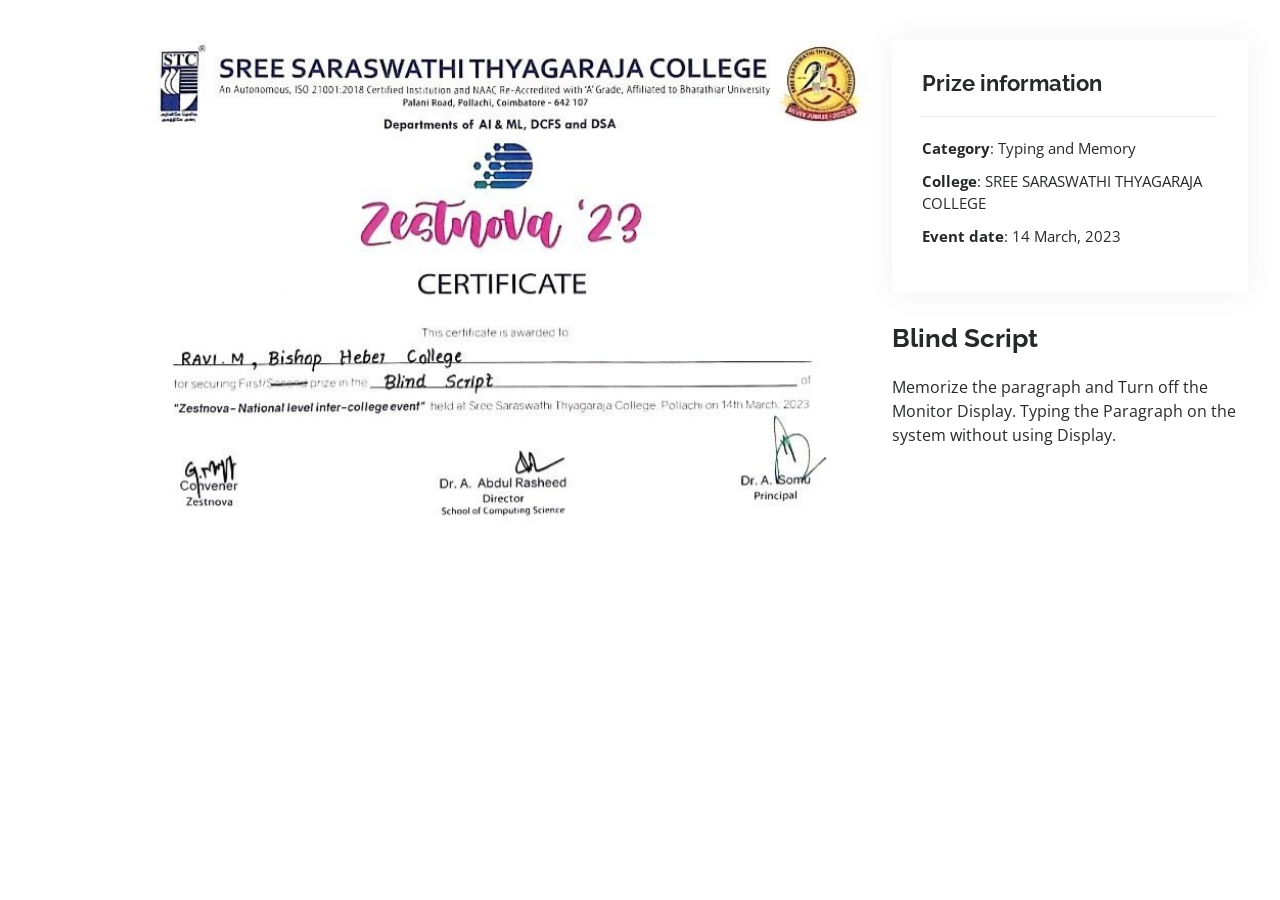
<file: portfolio-details.html>
<!DOCTYPE html>
<html lang="en">

<head>
  <meta charset="utf-8">
  <meta content="width=device-width, initial-scale=1.0" name="viewport">

  <title>Portfolio Details - Personal Bootstrap Template</title>
  <meta content="" name="description">
  <meta content="" name="keywords">

  <!-- Favicons -->
  <link href="assets/img/favicon.png" rel="icon">
  <link href="assets/img/apple-touch-icon.png" rel="apple-touch-icon">

  <!-- Google Fonts -->
  <link href="https://fonts.googleapis.com/css?family=Open+Sans:300,300i,400,400i,600,600i,700,700i|Raleway:300,300i,400,400i,500,500i,600,600i,700,700i|Poppins:300,300i,400,400i,500,500i,600,600i,700,700i" rel="stylesheet">

  <!-- Vendor CSS Files -->
  <link href="assets/vendor/aos/aos.css" rel="stylesheet">
  <link href="assets/vendor/bootstrap/css/bootstrap.min.css" rel="stylesheet">
  <link href="assets/vendor/bootstrap-icons/bootstrap-icons.css" rel="stylesheet">
  <link href="assets/vendor/boxicons/css/boxicons.min.css" rel="stylesheet">
  <link href="assets/vendor/glightbox/css/glightbox.min.css" rel="stylesheet">
  <link href="assets/vendor/swiper/swiper-bundle.min.css" rel="stylesheet">

  <!-- Template Main CSS File -->
  <link href="assets/css/style.css" rel="stylesheet">

  <!-- =======================================================
  * Template Name: MyResume
  * Updated: Jan 29 2024 with Bootstrap v5.3.2
  * Template URL: https://bootstrapmade.com/free-html-bootstrap-template-my-resume/
  * Author: BootstrapMade.com
  * License: https://bootstrapmade.com/license/
  ======================================================== -->
</head>

<body>

  <main id="main">

    <!-- ======= Portfolio Details Section ======= -->
    <section id="portfolio-details" class="portfolio-details">
      <div class="container">

        <div class="row gy-4">

          <div class="col-lg-8">
            <div class="portfolio-details-slider swiper">
              <div class="swiper-wrapper align-items-center">

                <div class="swiper-slide">
                  <img src="assets/img/003.jpg" alt="">
                </div>
 

              </div>
              <div class="swiper-pagination"></div>
            </div>
          </div>

          <div class="col-lg-4">
            <div class="portfolio-info">
              <h3>Prize information</h3>
              <ul>
                <li><strong>Category</strong>: Typing and Memory</li>
                <li><strong>College</strong>: SREE SARASWATHI THYAGARAJA COLLEGE</li>
                <li><strong>Event date</strong>: 14 March, 2023</li> 
              </ul>
            </div>
            <div class="portfolio-description">
              <h2> Blind Script</h2>
              <p>
                Memorize the paragraph and Turn off the Monitor Display. Typing the Paragraph on the system without using Display.
              </p>
            </div>
          </div>

        </div>

      </div>
    </section><!-- End Portfolio Details Section -->

  </main><!-- End #main -->

  <div id="preloader"></div>
  <a href="#" class="back-to-top d-flex align-items-center justify-content-center"><i class="bi bi-arrow-up-short"></i></a>

  <!-- Vendor JS Files -->
  <script src="assets/vendor/purecounter/purecounter_vanilla.js"></script>
  <script src="assets/vendor/aos/aos.js"></script>
  <script src="assets/vendor/bootstrap/js/bootstrap.bundle.min.js"></script>
  <script src="assets/vendor/glightbox/js/glightbox.min.js"></script>
  <script src="assets/vendor/isotope-layout/isotope.pkgd.min.js"></script>
  <script src="assets/vendor/swiper/swiper-bundle.min.js"></script>
  <script src="assets/vendor/typed.js/typed.umd.js"></script>
  <script src="assets/vendor/waypoints/noframework.waypoints.js"></script>
  <script src="assets/vendor/php-email-form/validate.js"></script>

  <!-- Template Main JS File -->
  <script src="assets/js/main.js"></script>

</body>

</html>
</file>
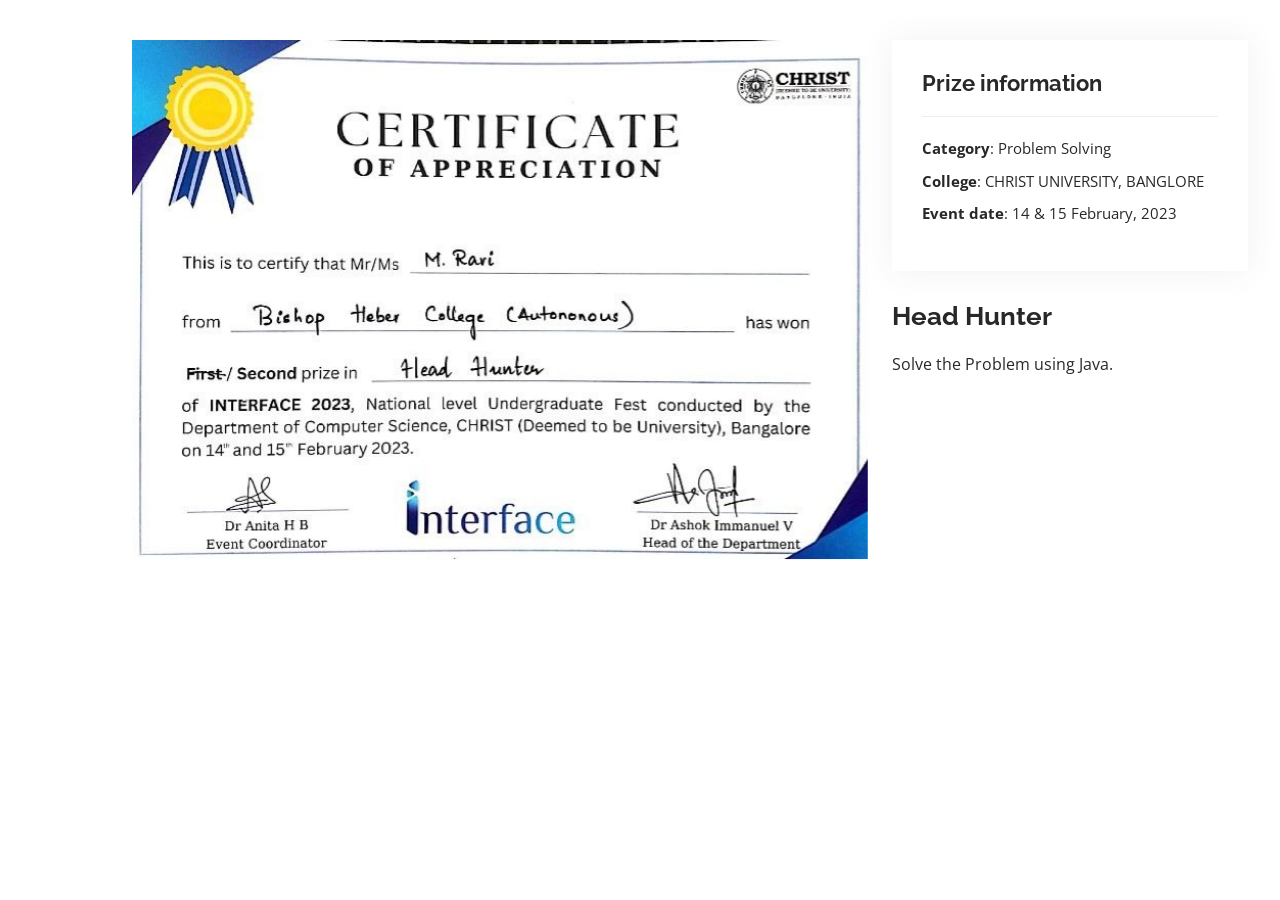
<file: prize-details.html>
<!DOCTYPE html>
<html lang="en">

<head>
  <meta charset="utf-8">
  <meta content="width=device-width, initial-scale=1.0" name="viewport">

  <title>Portfolio Details - Personal Bootstrap Template</title>
  <meta content="" name="description">
  <meta content="" name="keywords">

  <!-- Favicons -->
  <link href="assets/img/favicon.png" rel="icon">
  <link href="assets/img/apple-touch-icon.png" rel="apple-touch-icon">

  <!-- Google Fonts -->
  <link href="https://fonts.googleapis.com/css?family=Open+Sans:300,300i,400,400i,600,600i,700,700i|Raleway:300,300i,400,400i,500,500i,600,600i,700,700i|Poppins:300,300i,400,400i,500,500i,600,600i,700,700i" rel="stylesheet">

  <!-- Vendor CSS Files -->
  <link href="assets/vendor/aos/aos.css" rel="stylesheet">
  <link href="assets/vendor/bootstrap/css/bootstrap.min.css" rel="stylesheet">
  <link href="assets/vendor/bootstrap-icons/bootstrap-icons.css" rel="stylesheet">
  <link href="assets/vendor/boxicons/css/boxicons.min.css" rel="stylesheet">
  <link href="assets/vendor/glightbox/css/glightbox.min.css" rel="stylesheet">
  <link href="assets/vendor/swiper/swiper-bundle.min.css" rel="stylesheet">

  <!-- Template Main CSS File -->
  <link href="assets/css/style.css" rel="stylesheet">

  <!-- =======================================================
  * Template Name: MyResume
  * Updated: Jan 29 2024 with Bootstrap v5.3.2
  * Template URL: https://bootstrapmade.com/free-html-bootstrap-template-my-resume/
  * Author: BootstrapMade.com
  * License: https://bootstrapmade.com/license/
  ======================================================== -->
</head>

<body>

  <main id="main">

    <!-- ======= Portfolio Details Section ======= -->
    <section id="portfolio-details" class="portfolio-details">
      <div class="container">

        <div class="row gy-4">

          <div class="col-lg-8">
            <div class="portfolio-details-slider swiper">
              <div class="swiper-wrapper align-items-center">

                <div class="swiper-slide">
                  <img src="assets/img/004.jpg" alt="">
                </div>
 

              </div>
              <div class="swiper-pagination"></div>
            </div>
          </div>

          <div class="col-lg-4">
            <div class="portfolio-info">
              <h3>Prize information</h3>
              <ul>
                <li><strong>Category</strong>: Problem Solving</li>
                <li><strong>College</strong>: CHRIST UNIVERSITY, BANGLORE</li>
                <li><strong>Event date</strong>: 14 & 15 February, 2023</li> 
              </ul>
            </div>
            <div class="portfolio-description">
              <h2> Head Hunter </h2>
              <p>
                Solve the Problem using Java.
              </p>
            </div>
          </div>

        </div>

      </div>
    </section><!-- End Portfolio Details Section -->

  </main><!-- End #main -->

  <div id="preloader"></div>
  <a href="#" class="back-to-top d-flex align-items-center justify-content-center"><i class="bi bi-arrow-up-short"></i></a>

  <!-- Vendor JS Files -->
  <script src="assets/vendor/purecounter/purecounter_vanilla.js"></script>
  <script src="assets/vendor/aos/aos.js"></script>
  <script src="assets/vendor/bootstrap/js/bootstrap.bundle.min.js"></script>
  <script src="assets/vendor/glightbox/js/glightbox.min.js"></script>
  <script src="assets/vendor/isotope-layout/isotope.pkgd.min.js"></script>
  <script src="assets/vendor/swiper/swiper-bundle.min.js"></script>
  <script src="assets/vendor/typed.js/typed.umd.js"></script>
  <script src="assets/vendor/waypoints/noframework.waypoints.js"></script>
  <script src="assets/vendor/php-email-form/validate.js"></script>

  <!-- Template Main JS File -->
  <script src="assets/js/main.js"></script>

</body>

</html>
</file>
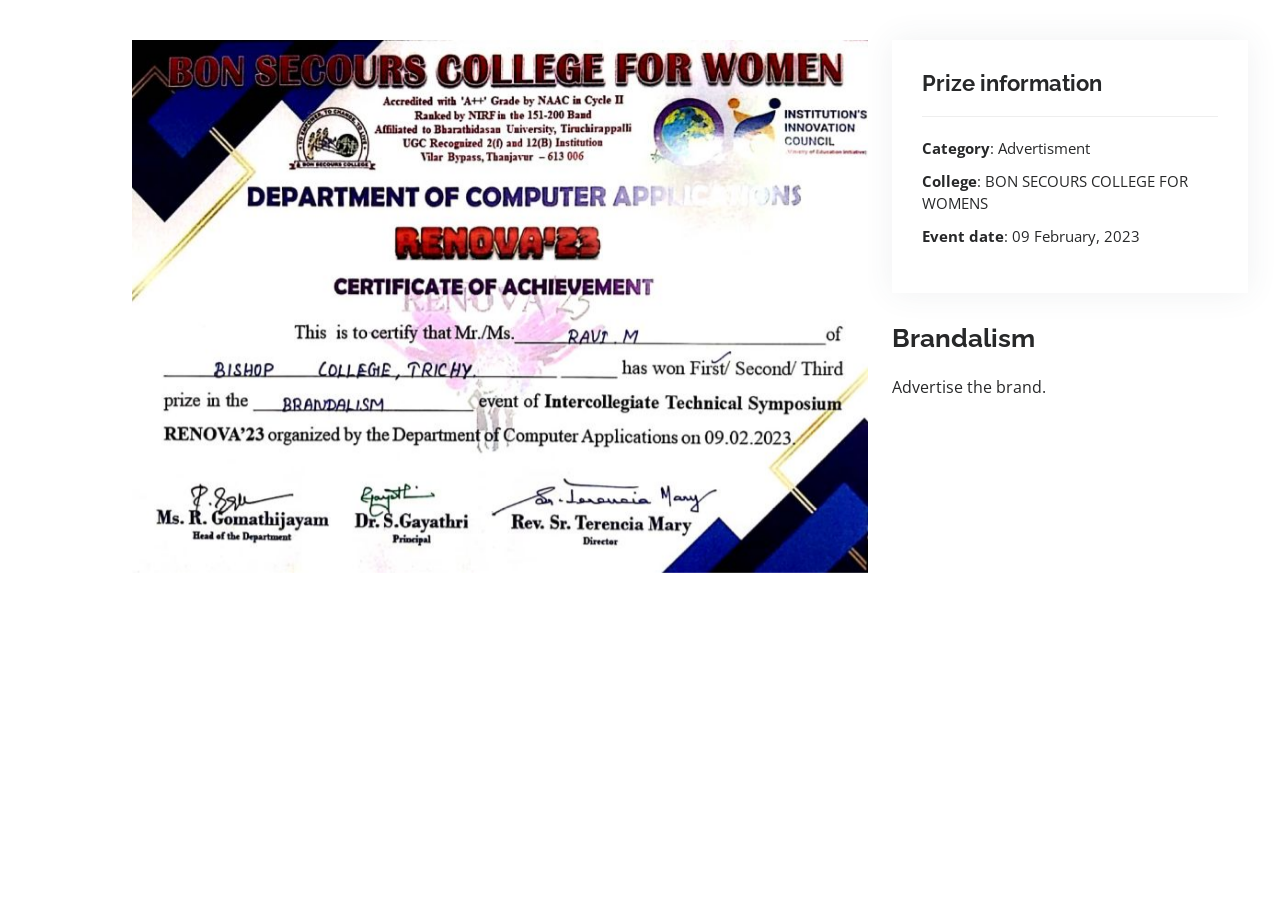
<file: prize-details_2.html>
<!DOCTYPE html>
<html lang="en">

<head>
  <meta charset="utf-8">
  <meta content="width=device-width, initial-scale=1.0" name="viewport">

  <title>Portfolio Details - Personal Bootstrap Template</title>
  <meta content="" name="description">
  <meta content="" name="keywords">

  <!-- Favicons -->
  <link href="assets/img/favicon.png" rel="icon">
  <link href="assets/img/apple-touch-icon.png" rel="apple-touch-icon">

  <!-- Google Fonts -->
  <link href="https://fonts.googleapis.com/css?family=Open+Sans:300,300i,400,400i,600,600i,700,700i|Raleway:300,300i,400,400i,500,500i,600,600i,700,700i|Poppins:300,300i,400,400i,500,500i,600,600i,700,700i" rel="stylesheet">

  <!-- Vendor CSS Files -->
  <link href="assets/vendor/aos/aos.css" rel="stylesheet">
  <link href="assets/vendor/bootstrap/css/bootstrap.min.css" rel="stylesheet">
  <link href="assets/vendor/bootstrap-icons/bootstrap-icons.css" rel="stylesheet">
  <link href="assets/vendor/boxicons/css/boxicons.min.css" rel="stylesheet">
  <link href="assets/vendor/glightbox/css/glightbox.min.css" rel="stylesheet">
  <link href="assets/vendor/swiper/swiper-bundle.min.css" rel="stylesheet">

  <!-- Template Main CSS File -->
  <link href="assets/css/style.css" rel="stylesheet">

  <!-- =======================================================
  * Template Name: MyResume
  * Updated: Jan 29 2024 with Bootstrap v5.3.2
  * Template URL: https://bootstrapmade.com/free-html-bootstrap-template-my-resume/
  * Author: BootstrapMade.com
  * License: https://bootstrapmade.com/license/
  ======================================================== -->
</head>

<body>

  <main id="main">

    <!-- ======= Portfolio Details Section ======= -->
    <section id="portfolio-details" class="portfolio-details">
      <div class="container">

        <div class="row gy-4">

          <div class="col-lg-8">
            <div class="portfolio-details-slider swiper">
              <div class="swiper-wrapper align-items-center">

                <div class="swiper-slide">
                  <img src="assets/img/005.jpg" alt="">
                </div>
 

              </div>
              <div class="swiper-pagination"></div>
            </div>
          </div>

          <div class="col-lg-4">
            <div class="portfolio-info">
              <h3>Prize information</h3>
              <ul>
                <li><strong>Category</strong>: Advertisment</li>
                <li><strong>College</strong>: BON SECOURS COLLEGE FOR WOMENS</li>
                <li><strong>Event date</strong>: 09 February, 2023</li> 
              </ul>
            </div>
            <div class="portfolio-description">
              <h2> Brandalism </h2>
              <p>
                Advertise the brand. 
              </p>
            </div>
          </div>

        </div>

      </div>
    </section><!-- End Portfolio Details Section -->

  </main><!-- End #main -->

  <div id="preloader"></div>
  <a href="#" class="back-to-top d-flex align-items-center justify-content-center"><i class="bi bi-arrow-up-short"></i></a>

  <!-- Vendor JS Files -->
  <script src="assets/vendor/purecounter/purecounter_vanilla.js"></script>
  <script src="assets/vendor/aos/aos.js"></script>
  <script src="assets/vendor/bootstrap/js/bootstrap.bundle.min.js"></script>
  <script src="assets/vendor/glightbox/js/glightbox.min.js"></script>
  <script src="assets/vendor/isotope-layout/isotope.pkgd.min.js"></script>
  <script src="assets/vendor/swiper/swiper-bundle.min.js"></script>
  <script src="assets/vendor/typed.js/typed.umd.js"></script>
  <script src="assets/vendor/waypoints/noframework.waypoints.js"></script>
  <script src="assets/vendor/php-email-form/validate.js"></script>

  <!-- Template Main JS File -->
  <script src="assets/js/main.js"></script>

</body>

</html>
</file>
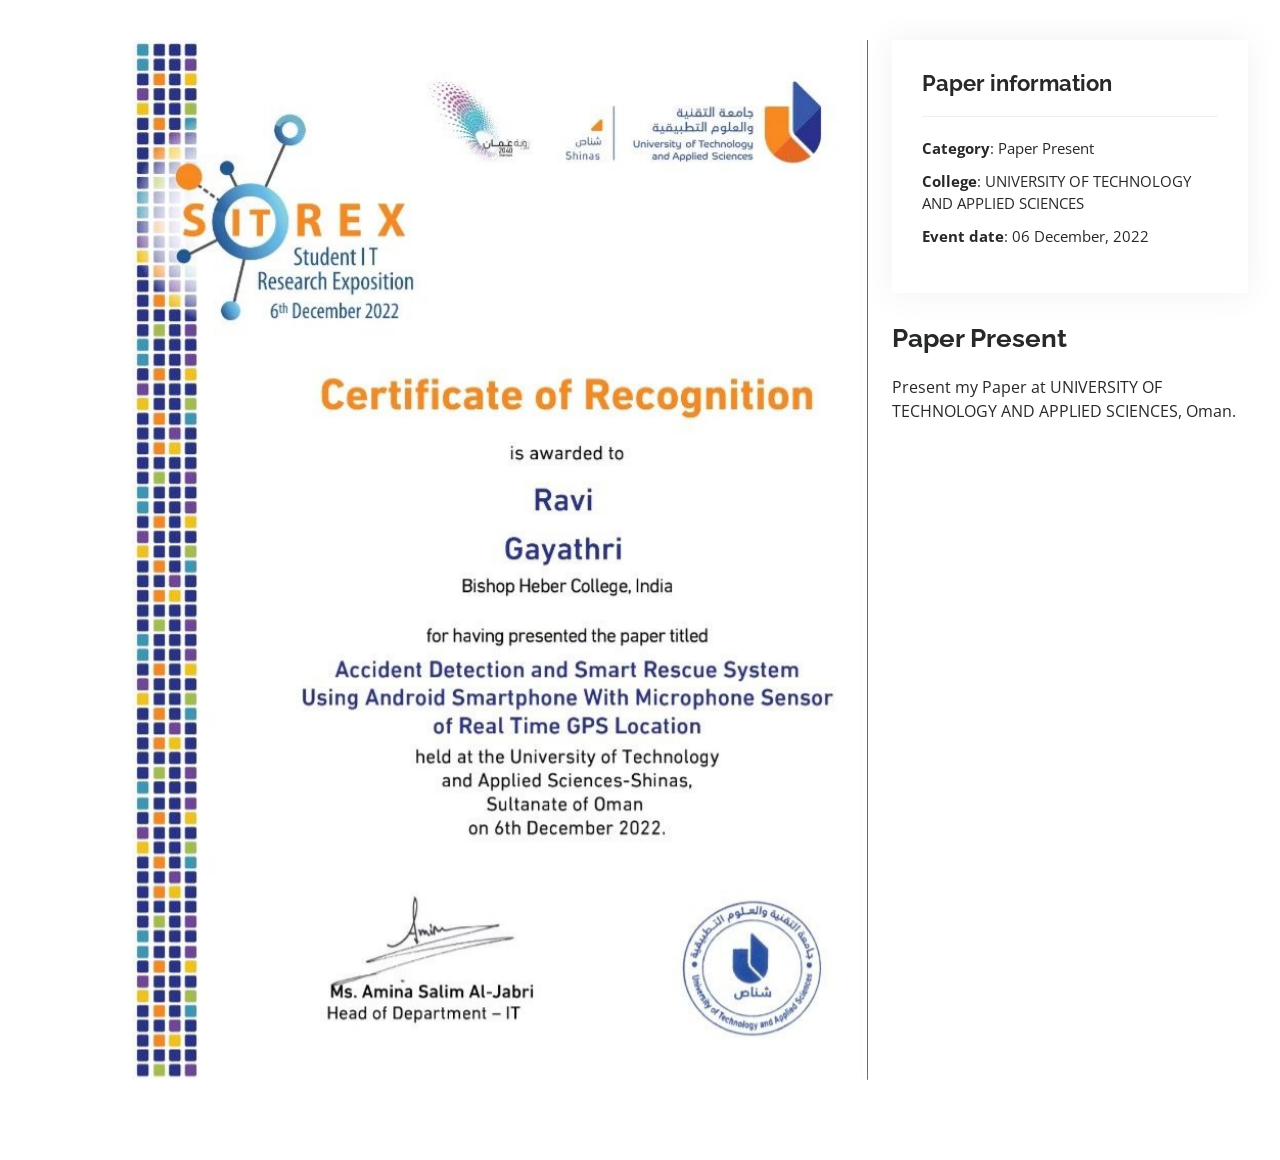
<file: prize-details_3.html>
<!DOCTYPE html>
<html lang="en">

<head>
  <meta charset="utf-8">
  <meta content="width=device-width, initial-scale=1.0" name="viewport">

  <title>Portfolio Details - Personal Bootstrap Template</title>
  <meta content="" name="description">
  <meta content="" name="keywords">

  <!-- Favicons -->
  <link href="assets/img/favicon.png" rel="icon">
  <link href="assets/img/apple-touch-icon.png" rel="apple-touch-icon">

  <!-- Google Fonts -->
  <link href="https://fonts.googleapis.com/css?family=Open+Sans:300,300i,400,400i,600,600i,700,700i|Raleway:300,300i,400,400i,500,500i,600,600i,700,700i|Poppins:300,300i,400,400i,500,500i,600,600i,700,700i" rel="stylesheet">

  <!-- Vendor CSS Files -->
  <link href="assets/vendor/aos/aos.css" rel="stylesheet">
  <link href="assets/vendor/bootstrap/css/bootstrap.min.css" rel="stylesheet">
  <link href="assets/vendor/bootstrap-icons/bootstrap-icons.css" rel="stylesheet">
  <link href="assets/vendor/boxicons/css/boxicons.min.css" rel="stylesheet">
  <link href="assets/vendor/glightbox/css/glightbox.min.css" rel="stylesheet">
  <link href="assets/vendor/swiper/swiper-bundle.min.css" rel="stylesheet">

  <!-- Template Main CSS File -->
  <link href="assets/css/style.css" rel="stylesheet">

  <!-- =======================================================
  * Template Name: MyResume
  * Updated: Jan 29 2024 with Bootstrap v5.3.2
  * Template URL: https://bootstrapmade.com/free-html-bootstrap-template-my-resume/
  * Author: BootstrapMade.com
  * License: https://bootstrapmade.com/license/
  ======================================================== -->
</head>

<body>

  <main id="main">

    <!-- ======= Portfolio Details Section ======= -->
    <section id="portfolio-details" class="portfolio-details">
      <div class="container">

        <div class="row gy-4">

          <div class="col-lg-8">
            <div class="portfolio-details-slider swiper">
              <div class="swiper-wrapper align-items-center">

                <div class="swiper-slide">
                  <img src="assets/img/006.jpg" alt="">
                </div>
 

              </div>
              <div class="swiper-pagination"></div>
            </div>
          </div>

          <div class="col-lg-4">
            <div class="portfolio-info">
              <h3>Paper information</h3>
              <ul>
                <li><strong>Category</strong>: Paper Present</li>
                <li><strong>College</strong>: UNIVERSITY OF TECHNOLOGY AND APPLIED SCIENCES</li>
                <li><strong>Event date</strong>: 06 December, 2022</li> 
              </ul>
            </div>
            <div class="portfolio-description">
              <h2> Paper Present </h2>
              <p>
                Present my Paper at  UNIVERSITY OF TECHNOLOGY AND APPLIED SCIENCES, Oman.
              </p>
            </div>
          </div>

        </div>

      </div>
    </section><!-- End Portfolio Details Section -->

  </main><!-- End #main -->

  <div id="preloader"></div>
  <a href="#" class="back-to-top d-flex align-items-center justify-content-center"><i class="bi bi-arrow-up-short"></i></a>

  <!-- Vendor JS Files -->
  <script src="assets/vendor/purecounter/purecounter_vanilla.js"></script>
  <script src="assets/vendor/aos/aos.js"></script>
  <script src="assets/vendor/bootstrap/js/bootstrap.bundle.min.js"></script>
  <script src="assets/vendor/glightbox/js/glightbox.min.js"></script>
  <script src="assets/vendor/isotope-layout/isotope.pkgd.min.js"></script>
  <script src="assets/vendor/swiper/swiper-bundle.min.js"></script>
  <script src="assets/vendor/typed.js/typed.umd.js"></script>
  <script src="assets/vendor/waypoints/noframework.waypoints.js"></script>
  <script src="assets/vendor/php-email-form/validate.js"></script>

  <!-- Template Main JS File -->
  <script src="assets/js/main.js"></script>

</body>

</html>
</file>
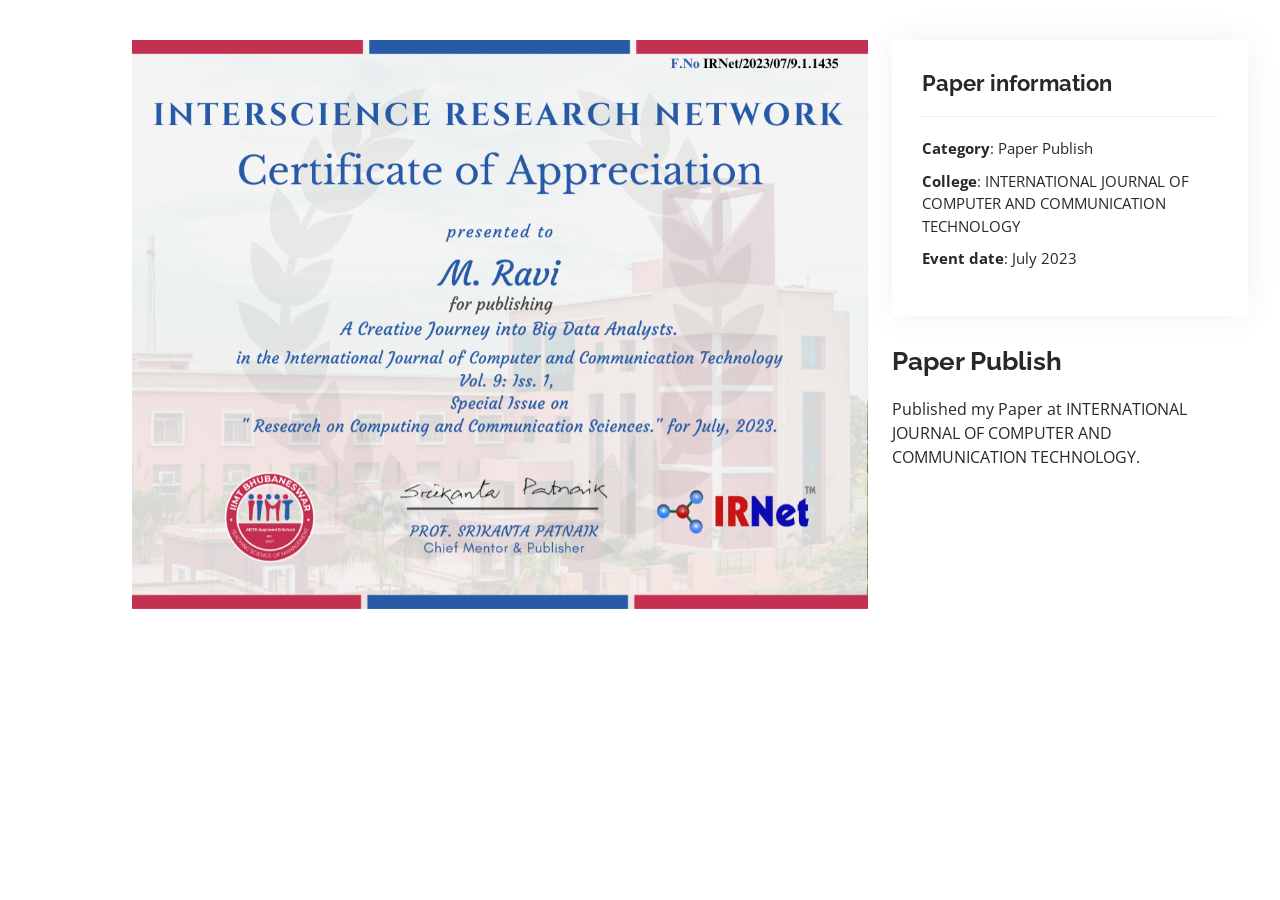
<file: prize-details_5.html>
<!DOCTYPE html>
<html lang="en">

<head>
  <meta charset="utf-8">
  <meta content="width=device-width, initial-scale=1.0" name="viewport">

  <title>Portfolio Details - Personal Bootstrap Template</title>
  <meta content="" name="description">
  <meta content="" name="keywords">

  <!-- Favicons -->
  <link href="assets/img/favicon.png" rel="icon">
  <link href="assets/img/apple-touch-icon.png" rel="apple-touch-icon">

  <!-- Google Fonts -->
  <link href="https://fonts.googleapis.com/css?family=Open+Sans:300,300i,400,400i,600,600i,700,700i|Raleway:300,300i,400,400i,500,500i,600,600i,700,700i|Poppins:300,300i,400,400i,500,500i,600,600i,700,700i" rel="stylesheet">

  <!-- Vendor CSS Files -->
  <link href="assets/vendor/aos/aos.css" rel="stylesheet">
  <link href="assets/vendor/bootstrap/css/bootstrap.min.css" rel="stylesheet">
  <link href="assets/vendor/bootstrap-icons/bootstrap-icons.css" rel="stylesheet">
  <link href="assets/vendor/boxicons/css/boxicons.min.css" rel="stylesheet">
  <link href="assets/vendor/glightbox/css/glightbox.min.css" rel="stylesheet">
  <link href="assets/vendor/swiper/swiper-bundle.min.css" rel="stylesheet">

  <!-- Template Main CSS File -->
  <link href="assets/css/style.css" rel="stylesheet">

  <!-- =======================================================
  * Template Name: MyResume
  * Updated: Jan 29 2024 with Bootstrap v5.3.2
  * Template URL: https://bootstrapmade.com/free-html-bootstrap-template-my-resume/
  * Author: BootstrapMade.com
  * License: https://bootstrapmade.com/license/
  ======================================================== -->
</head>

<body>

  <main id="main">

    <!-- ======= Portfolio Details Section ======= -->
    <section id="portfolio-details" class="portfolio-details">
      <div class="container">

        <div class="row gy-4">

          <div class="col-lg-8">
            <div class="portfolio-details-slider swiper">
              <div class="swiper-wrapper align-items-center">

                <div class="swiper-slide">
                  <img src="assets/img/E-Certificate.png" alt="">
                </div>
 

              </div>
              <div class="swiper-pagination"></div>
            </div>
          </div>

          <div class="col-lg-4">
            <div class="portfolio-info">
              <h3>Paper information</h3>
              <ul>
                <li><strong>Category</strong>: Paper Publish</li>
                <li><strong>College</strong>: INTERNATIONAL JOURNAL OF COMPUTER AND COMMUNICATION TECHNOLOGY</li>
                <li><strong>Event date</strong>: July 2023</li> 
              </ul>
            </div>
            <div class="portfolio-description">
              <h2> Paper Publish </h2>
              <p>
                Published my Paper at INTERNATIONAL JOURNAL OF COMPUTER AND COMMUNICATION TECHNOLOGY.
              </p>
            </div>
          </div>

        </div>

      </div>
    </section><!-- End Portfolio Details Section -->

  </main><!-- End #main -->

  <div id="preloader"></div>
  <a href="#" class="back-to-top d-flex align-items-center justify-content-center"><i class="bi bi-arrow-up-short"></i></a>

  <!-- Vendor JS Files -->
  <script src="assets/vendor/purecounter/purecounter_vanilla.js"></script>
  <script src="assets/vendor/aos/aos.js"></script>
  <script src="assets/vendor/bootstrap/js/bootstrap.bundle.min.js"></script>
  <script src="assets/vendor/glightbox/js/glightbox.min.js"></script>
  <script src="assets/vendor/isotope-layout/isotope.pkgd.min.js"></script>
  <script src="assets/vendor/swiper/swiper-bundle.min.js"></script>
  <script src="assets/vendor/typed.js/typed.umd.js"></script>
  <script src="assets/vendor/waypoints/noframework.waypoints.js"></script>
  <script src="assets/vendor/php-email-form/validate.js"></script>

  <!-- Template Main JS File -->
  <script src="assets/js/main.js"></script>

</body>

</html>
</file>
<file: assets/css/style.css>
/**
* Template Name: MyResume
* Updated: Jan 29 2024 with Bootstrap v5.3.2
* Template URL: https://bootstrapmade.com/free-html-bootstrap-template-my-resume/
* Author: BootstrapMade.com
* License: https://bootstrapmade.com/license/
*/

/*--------------------------------------------------------------
# General
--------------------------------------------------------------*/
body {
  font-family: "Open Sans", sans-serif;
  color: #272829;
}

a {
  color: #0563bb;
  text-decoration: none;
}

a:hover {
  color: #067ded;
  text-decoration: none;
}

h1,
h2,
h3,
h4,
h5,
h6 {
  font-family: "Raleway", sans-serif;
}

/*--------------------------------------------------------------
# Back to top button
--------------------------------------------------------------*/
.back-to-top {
  position: fixed;
  visibility: hidden;
  opacity: 0;
  right: 15px;
  bottom: 15px;
  z-index: 996;
  background: #0563bb;
  width: 40px;
  height: 40px;
  border-radius: 50px;
  transition: all 0.4s;
}

.back-to-top i {
  font-size: 28px;
  color: #fff;
  line-height: 0;
}

.back-to-top:hover {
  background: #0678e3;
  color: #fff;
}

.back-to-top.active {
  visibility: visible;
  opacity: 1;
}

/*--------------------------------------------------------------
# Preloader
--------------------------------------------------------------*/
#preloader {
  position: fixed;
  top: 0;
  left: 0;
  right: 0;
  bottom: 0;
  z-index: 9999;
  overflow: hidden;
  background: #fff;
}

#preloader:before {
  content: "";
  position: fixed;
  top: calc(50% - 30px);
  left: calc(50% - 30px);
  border: 6px solid #0563bb;
  border-top-color: #fff;
  border-bottom-color: #fff;
  border-radius: 50%;
  width: 60px;
  height: 60px;
  animation: animate-preloader 1s linear infinite;
}

@keyframes animate-preloader {
  0% {
    transform: rotate(0deg);
  }

  100% {
    transform: rotate(360deg);
  }
}

/*--------------------------------------------------------------
# Disable aos animation delay on mobile devices
--------------------------------------------------------------*/
@media screen and (max-width: 768px) {
  [data-aos-delay] {
    transition-delay: 0 !important;
  }
}

/*--------------------------------------------------------------
# Header
--------------------------------------------------------------*/
#header {
  position: fixed;
  top: 0;
  left: 0;
  bottom: 0;
  z-index: 9997;
  transition: all 0.5s;
  padding: 15px;
  overflow-y: auto;
}

@media (max-width: 991px) {
  #header {
    width: 300px;
    background: #fff;
    border-right: 1px solid #e6e9ec;
    left: -300px;
  }
}

@media (min-width: 991px) {
  #main {
    margin-left: 100px;
  }
}

/*--------------------------------------------------------------
# Navigation Menu
--------------------------------------------------------------*/
/**
* Desktop Navigation 
*/
.nav-menu {
  padding: 0;
  display: block;
}

.nav-menu * {
  margin: 0;
  padding: 0;
  list-style: none;
}

.nav-menu>ul>li {
  position: relative;
  white-space: nowrap;
}

.nav-menu a,
.nav-menu a:focus {
  display: flex;
  align-items: center;
  color: #45505b;
  padding: 10px 18px;
  margin-bottom: 8px;
  transition: 0.3s;
  font-size: 15px;
  border-radius: 50px;
  background: #f2f3f5;
  height: 56px;
  width: 100%;
  overflow: hidden;
  transition: 0.3s;
}

.nav-menu a i,
.nav-menu a:focus i {
  font-size: 20px;
}

.nav-menu a span,
.nav-menu a:focus span {
  padding: 0 5px 0 7px;
  color: #45505b;
}

@media (min-width: 992px) {

  .nav-menu a,
  .nav-menu a:focus {
    width: 56px;
  }

  .nav-menu a span,
  .nav-menu a:focus span {
    display: none;
    color: #fff;
  }
}

.nav-menu a:hover,
.nav-menu .active,
.nav-menu .active:focus,
.nav-menu li:hover>a {
  color: #fff;
  background: #0563bb;
}

.nav-menu a:hover span,
.nav-menu .active span,
.nav-menu .active:focus span,
.nav-menu li:hover>a span {
  color: #fff;
}

.nav-menu a:hover,
.nav-menu li:hover>a {
  width: 100%;
  color: #fff;
}

.nav-menu a:hover span,
.nav-menu li:hover>a span {
  display: block;
}

/**
* Mobile Navigation 
*/
.mobile-nav-toggle {
  position: fixed;
  right: 10px;
  top: 10px;
  z-index: 9998;
  border: 0;
  background: none;
  font-size: 28px;
  transition: all 0.4s;
  outline: none !important;
  line-height: 0;
  cursor: pointer;
  border-radius: 50px;
  padding: 5px;
}

.mobile-nav-toggle i {
  color: #45505b;
}

.mobile-nav-active {
  overflow: hidden;
}

.mobile-nav-active #header {
  left: 0;
}

.mobile-nav-active .mobile-nav-toggle {
  color: #fff;
  background-color: #0563bb;
}

/*--------------------------------------------------------------
# Hero Section
--------------------------------------------------------------*/
#hero {
  width: 100%;
  height: 100vh;
  background: url("../img/meow.jpg") top right no-repeat;
  background-size: cover;
  position: relative;
}

@media (min-width: 992px) {
  #hero {
    padding-left: 160px;
  }
}

#hero:before {
  content: "";
  background: rgba(255, 255, 255, 0.8);
  position: absolute;
  bottom: 0;
  top: 0;
  left: 0;
  right: 0;
}

#hero h1 {
  margin: 0;
  font-size: 64px;
  font-weight: 700;
  line-height: 56px;
  color: #45505b;
}

#hero p {
  color: #45505b;
  margin: 15px 0 0 0;
  font-size: 26px;
  font-family: "Poppins", sans-serif;
}

#hero p span {
  color: #0563bb;
  letter-spacing: 1px;
}

#hero .social-links {
  margin-top: 30px;
}

#hero .social-links a {
  font-size: 24px;
  display: inline-block;
  color: #45505b;
  line-height: 1;
  margin-right: 20px;
  transition: 0.3s;
}

#hero .social-links a:hover {
  color: #0563bb;
}

@media (max-width: 992px) {
  #hero {
    text-align: center;
  }

  #hero h1 {
    font-size: 32px;
    line-height: 36px;
  }

  #hero p {
    margin-top: 10px;
    font-size: 20px;
    line-height: 24px;
  }
}

/*--------------------------------------------------------------
# Sections General
--------------------------------------------------------------*/
section {
  padding: 60px 0;
  overflow: hidden;
}

.section-title {
  text-align: center;
  padding-bottom: 30px;
}

.section-title h2 {
  font-size: 32px;
  font-weight: bold;
  text-transform: uppercase;
  margin-bottom: 20px;
  padding-bottom: 20px;
  position: relative;
  color: #45505b;
}

.section-title h2::before {
  content: "";
  position: absolute;
  display: block;
  width: 120px;
  height: 1px;
  background: #ddd;
  bottom: 1px;
  left: calc(50% - 60px);
}

.section-title h2::after {
  content: "";
  position: absolute;
  display: block;
  width: 40px;
  height: 3px;
  background: #0563bb;
  bottom: 0;
  left: calc(50% - 20px);
}

.section-title p {
  margin-bottom: 0;
}

/*--------------------------------------------------------------
# About
--------------------------------------------------------------*/
.about .content h3 {
  font-weight: 700;
  font-size: 26px;
  color: #728394;
}

.about .content ul {
  list-style: none;
  padding: 0;
}

.about .content ul li {
  margin-bottom: 20px;
  display: flex;
  align-items: center;
}

.about .content ul strong {
  margin-right: 10px;
}

.about .content ul i {
  font-size: 16px;
  margin-right: 5px;
  color: #0563bb;
  line-height: 0;
}

.about .content p:last-child {
  margin-bottom: 0;
}

/*--------------------------------------------------------------
# Facts
--------------------------------------------------------------*/
.facts .count-box {
  padding: 30px 30px 25px 30px;
  margin-top: 30px;
  width: 100%;
  position: relative;
  text-align: center;
  background: #fff;
}

.facts .count-box i {
  position: absolute;
  top: -25px;
  left: 50%;
  transform: translateX(-50%);
  font-size: 24px;
  background: #0563bb;
  color: #fff;
  border-radius: 50px;
  display: inline-flex;
  align-items: center;
  justify-content: center;
  width: 48px;
  height: 48px;
}

.facts .count-box span {
  font-size: 36px;
  display: block;
  font-weight: 600;
  color: #011426;
}

.facts .count-box p {
  padding: 0;
  margin: 0;
  font-family: "Raleway", sans-serif;
  font-size: 14px;
}

/*--------------------------------------------------------------
# Akills
--------------------------------------------------------------*/
.skills .progress {
  height: 60px;
  display: block;
  background: none;
  border-radius: 0;
}

.skills .progress .skill {
  padding: 10px 0;
  margin: 0;
  text-transform: uppercase;
  display: block;
  font-weight: 600;
  font-family: "Poppins", sans-serif;
  color: #45505b;
}

.skills .progress .skill .val {
  float: right;
  font-style: normal;
}

.skills .progress-bar-wrap {
  background: #f2f3f5;
}

.skills .progress-bar {
  width: 1px;
  height: 10px;
  transition: 0.9s;
  background-color: #0563bb;
}

/*--------------------------------------------------------------
# Resume
--------------------------------------------------------------*/
.resume .resume-title {
  font-size: 26px;
  font-weight: 700;
  margin-top: 20px;
  margin-bottom: 20px;
  color: #45505b;
}

.resume .resume-item {
  padding: 0 0 20px 20px;
  margin-top: -2px;
  border-left: 2px solid #0563bb;
  position: relative;
}

.resume .resume-item h4 {
  line-height: 18px;
  font-size: 18px;
  font-weight: 600;
  text-transform: uppercase;
  font-family: "Poppins", sans-serif;
  color: #0563bb;
  margin-bottom: 10px;
}

.resume .resume-item h5 {
  font-size: 16px;
  background: #f7f8f9;
  padding: 5px 15px;
  display: inline-block;
  font-weight: 600;
  margin-bottom: 10px;
}

.resume .resume-item ul {
  padding-left: 20px;
}

.resume .resume-item ul li {
  padding-bottom: 10px;
}

.resume .resume-item:last-child {
  padding-bottom: 0;
}

.resume .resume-item::before {
  content: "";
  position: absolute;
  width: 16px;
  height: 16px;
  border-radius: 50px;
  left: -9px;
  top: 0;
  background: #fff;
  border: 2px solid #0563bb;
}

/*--------------------------------------------------------------
# Portfolio
--------------------------------------------------------------*/
.portfolio .portfolio-item {
  margin-bottom: 30px;
}

.portfolio #portfolio-flters {
  padding: 0;
  margin: 0 auto 25px auto;
  list-style: none;
  text-align: center;
  background: #fff;
  border-radius: 50px;
  padding: 2px 15px;
}

.portfolio #portfolio-flters li {
  cursor: pointer;
  display: inline-block;
  padding: 10px 15px;
  font-size: 14px;
  font-weight: 600;
  line-height: 1;
  text-transform: uppercase;
  color: #272829;
  margin-bottom: 5px;
  transition: all 0.3s ease-in-out;
}

.portfolio #portfolio-flters li:hover,
.portfolio #portfolio-flters li.filter-active {
  color: #0563bb;
}

.portfolio #portfolio-flters li:last-child {
  margin-right: 0;
}

.portfolio .portfolio-wrap {
  transition: 0.3s;
  position: relative;
  overflow: hidden;
  z-index: 1;
  background: rgba(69, 80, 91, 0.8);
}

.portfolio .portfolio-wrap::before {
  content: "";
  background: rgba(255, 255, 255, 0.7);
  position: absolute;
  left: 30px;
  right: 30px;
  top: 30px;
  bottom: 30px;
  transition: all ease-in-out 0.3s;
  z-index: 2;
  opacity: 0;
}

.portfolio .portfolio-wrap .portfolio-info {
  opacity: 0;
  position: absolute;
  top: 0;
  left: 0;
  right: 0;
  bottom: 0;
  text-align: center;
  z-index: 3;
  transition: all ease-in-out 0.3s;
  display: flex;
  flex-direction: column;
  justify-content: center;
  align-items: center;
}

.portfolio .portfolio-wrap .portfolio-info::before {
  display: block;
  content: "";
  width: 48px;
  height: 48px;
  position: absolute;
  top: 35px;
  left: 35px;
  border-top: 3px solid #d7dce1;
  border-left: 3px solid #d7dce1;
  transition: all 0.5s ease 0s;
  z-index: 9994;
}

.portfolio .portfolio-wrap .portfolio-info::after {
  display: block;
  content: "";
  width: 48px;
  height: 48px;
  position: absolute;
  bottom: 35px;
  right: 35px;
  border-bottom: 3px solid #d7dce1;
  border-right: 3px solid #d7dce1;
  transition: all 0.5s ease 0s;
  z-index: 9994;
}

.portfolio .portfolio-wrap .portfolio-info h4 {
  font-size: 20px;
  color: #45505b;
  font-weight: 600;
}

.portfolio .portfolio-wrap .portfolio-info p {
  color: #45505b;
  font-size: 14px;
  text-transform: uppercase;
  padding: 0;
  margin: 0;
}

.portfolio .portfolio-wrap .portfolio-links {
  text-align: center;
  z-index: 4;
}

.portfolio .portfolio-wrap .portfolio-links a {
  color: #45505b;
  margin: 0 2px;
  font-size: 28px;
  display: inline-block;
  transition: 0.3s;
}

.portfolio .portfolio-wrap .portfolio-links a:hover {
  color: #148af9;
}

.portfolio .portfolio-wrap:hover::before {
  top: 0;
  left: 0;
  right: 0;
  bottom: 0;
  opacity: 1;
}

.portfolio .portfolio-wrap:hover .portfolio-info {
  opacity: 1;
}

.portfolio .portfolio-wrap:hover .portfolio-info::before {
  top: 15px;
  left: 15px;
}

.portfolio .portfolio-wrap:hover .portfolio-info::after {
  bottom: 15px;
  right: 15px;
}

/*--------------------------------------------------------------
# Portfolio Details
--------------------------------------------------------------*/
.portfolio-details {
  padding-top: 40px;
}

.portfolio-details .portfolio-details-slider img {
  width: 100%;
}

.portfolio-details .portfolio-details-slider .swiper-pagination {
  margin-top: 20px;
  position: relative;
}

.portfolio-details .portfolio-details-slider .swiper-pagination .swiper-pagination-bullet {
  width: 12px;
  height: 12px;
  background-color: #fff;
  opacity: 1;
  border: 1px solid #0563bb;
}

.portfolio-details .portfolio-details-slider .swiper-pagination .swiper-pagination-bullet-active {
  background-color: #0563bb;
}

.portfolio-details .portfolio-info {
  padding: 30px;
  box-shadow: 0px 0 30px rgba(69, 80, 91, 0.08);
}

.portfolio-details .portfolio-info h3 {
  font-size: 22px;
  font-weight: 700;
  margin-bottom: 20px;
  padding-bottom: 20px;
  border-bottom: 1px solid #eee;
}

.portfolio-details .portfolio-info ul {
  list-style: none;
  padding: 0;
  font-size: 15px;
}

.portfolio-details .portfolio-info ul li+li {
  margin-top: 10px;
}

.portfolio-details .portfolio-description {
  padding-top: 30px;
}

.portfolio-details .portfolio-description h2 {
  font-size: 26px;
  font-weight: 700;
  margin-bottom: 20px;
}

.portfolio-details .portfolio-description p {
  padding: 0;
}

/*--------------------------------------------------------------
# Services
--------------------------------------------------------------*/
.services .icon-box {
  text-align: center;
  padding: 70px 20px 80px 20px;
  transition: all ease-in-out 0.3s;
  background: #fff;
  box-shadow: 0px 5px 90px 0px rgba(110, 123, 131, 0.05);
}

.services .icon-box .icon {
  margin: 0 auto;
  width: 100px;
  height: 100px;
  display: flex;
  align-items: center;
  justify-content: center;
  transition: ease-in-out 0.3s;
  position: relative;
}

.services .icon-box .icon i {
  font-size: 36px;
  transition: 0.5s;
  position: relative;
}

.services .icon-box .icon svg {
  position: absolute;
  top: 0;
  left: 0;
}

.services .icon-box .icon svg path {
  transition: 0.5s;
  fill: #f5f5f5;
}

.services .icon-box h4 {
  font-weight: 600;
  margin: 10px 0 15px 0;
  font-size: 22px;
}

.services .icon-box h4 a {
  color: #45505b;
  transition: ease-in-out 0.3s;
}

.services .icon-box p {
  line-height: 24px;
  font-size: 14px;
  margin-bottom: 0;
}

.services .icon-box:hover {
  border-color: #fff;
  box-shadow: 0px 0 35px 0 rgba(0, 0, 0, 0.08);
}

.services .iconbox-blue i {
  color: #47aeff;
}

.services .iconbox-blue:hover .icon i {
  color: #fff;
}

.services .iconbox-blue:hover .icon path {
  fill: #47aeff;
}

.services .iconbox-orange i {
  color: #ffa76e;
}

.services .iconbox-orange:hover .icon i {
  color: #fff;
}

.services .iconbox-orange:hover .icon path {
  fill: #ffa76e;
}

.services .iconbox-pink i {
  color: #e80368;
}

.services .iconbox-pink:hover .icon i {
  color: #fff;
}

.services .iconbox-pink:hover .icon path {
  fill: #e80368;
}

.services .iconbox-yellow i {
  color: #ffbb2c;
}

.services .iconbox-yellow:hover .icon i {
  color: #fff;
}

.services .iconbox-yellow:hover .icon path {
  fill: #ffbb2c;
}

.services .iconbox-red i {
  color: #ff5828;
}

.services .iconbox-red:hover .icon i {
  color: #fff;
}

.services .iconbox-red:hover .icon path {
  fill: #ff5828;
}

.services .iconbox-teal i {
  color: #11dbcf;
}

.services .iconbox-teal:hover .icon i {
  color: #fff;
}

.services .iconbox-teal:hover .icon path {
  fill: #11dbcf;
}

/*--------------------------------------------------------------
# Testimonials
--------------------------------------------------------------*/
.testimonials .section-header {
  margin-bottom: 40px;
}

.testimonials .testimonials-carousel,
.testimonials .testimonials-slider {
  overflow: hidden;
}

.testimonials .testimonial-item {
  text-align: center;
}

.testimonials .testimonial-item .testimonial-img {
  width: 120px;
  border-radius: 50%;
  border: 4px solid #fff;
  margin: 0 auto;
}

.testimonials .testimonial-item h3 {
  font-size: 20px;
  font-weight: bold;
  margin: 10px 0 5px 0;
  color: #111;
}

.testimonials .testimonial-item h4 {
  font-size: 14px;
  color: #999;
  margin: 0 0 15px 0;
}

.testimonials .testimonial-item .quote-icon-left,
.testimonials .testimonial-item .quote-icon-right {
  color: #90c8fc;
  font-size: 26px;
}

.testimonials .testimonial-item .quote-icon-left {
  display: inline-block;
  left: -5px;
  position: relative;
}

.testimonials .testimonial-item .quote-icon-right {
  display: inline-block;
  right: -5px;
  position: relative;
  top: 10px;
}

.testimonials .testimonial-item p {
  font-style: italic;
  margin: 0 auto 15px auto;
}

.testimonials .swiper-pagination {
  margin-top: 20px;
  position: relative;
}

.testimonials .swiper-pagination .swiper-pagination-bullet {
  width: 12px;
  height: 12px;
  background-color: #fff;
  opacity: 1;
  border: 1px solid #0563bb;
}

.testimonials .swiper-pagination .swiper-pagination-bullet-active {
  background-color: #0563bb;
}

@media (min-width: 992px) {
  .testimonials .testimonial-item p {
    width: 80%;
  }
}

/*--------------------------------------------------------------
# Contact
--------------------------------------------------------------*/
.contact .info {
  width: 100%;
  background: #fff;
}

.contact .info i {
  font-size: 20px;
  color: #0563bb;
  float: left;
  width: 44px;
  height: 44px;
  background: #eef7ff;
  display: flex;
  justify-content: center;
  align-items: center;
  border-radius: 50px;
  transition: all 0.3s ease-in-out;
}

.contact .info h4 {
  padding: 0 0 0 60px;
  font-size: 22px;
  font-weight: 600;
  margin-bottom: 5px;
  color: #45505b;
}

.contact .info p {
  padding: 0 0 0 60px;
  margin-bottom: 0;
  font-size: 14px;
  color: #728394;
}

.contact .info .email,
.contact .info .phone {
  margin-top: 40px;
}

.contact .info .email:hover i,
.contact .info .address:hover i,
.contact .info .phone:hover i {
  background: #0563bb;
  color: #fff;
}

.contact .php-email-form {
  width: 100%;
  background: #fff;
}

.contact .php-email-form .form-group {
  padding-bottom: 8px;
}

.contact .php-email-form .error-message {
  display: none;
  color: #fff;
  background: #ed3c0d;
  text-align: left;
  padding: 15px;
  font-weight: 600;
}

.contact .php-email-form .error-message br+br {
  margin-top: 25px;
}

.contact .php-email-form .sent-message {
  display: none;
  color: #fff;
  background: #18d26e;
  text-align: center;
  padding: 15px;
  font-weight: 600;
}

.contact .php-email-form .loading {
  display: none;
  background: #fff;
  text-align: center;
  padding: 15px;
}

.contact .php-email-form .loading:before {
  content: "";
  display: inline-block;
  border-radius: 50%;
  width: 24px;
  height: 24px;
  margin: 0 10px -6px 0;
  border: 3px solid #18d26e;
  border-top-color: #eee;
  animation: animate-loading 1s linear infinite;
}

.contact .php-email-form input,
.contact .php-email-form textarea {
  border-radius: 4px;
  box-shadow: none;
  font-size: 14px;
}

.contact .php-email-form input[type=text],
.contact .php-email-form input[type=email] {
  height: 44px;
}

.contact .php-email-form textarea {
  padding: 10px 12px;
}

.contact .php-email-form button[type=submit] {
  background: #0563bb;
  border: 0;
  padding: 10px 35px;
  color: #fff;
  transition: 0.4s;
  border-radius: 50px;
}

.contact .php-email-form button[type=submit]:hover {
  background: #0678e3;
}

@keyframes animate-loading {
  0% {
    transform: rotate(0deg);
  }

  100% {
    transform: rotate(360deg);
  }
}

/*--------------------------------------------------------------
# Footer
--------------------------------------------------------------*/
#footer {
  background: #f7f8f9;
  color: #45505b;
  font-size: 14px;
  text-align: center;
  padding: 30px 0;
}

#footer h3 {
  font-size: 36px;
  font-weight: 700;
  position: relative;
  font-family: "Poppins", sans-serif;
  padding: 0;
  margin: 0 0 15px 0;
}

#footer p {
  font-size: 15;
  font-style: italic;
  padding: 0;
  margin: 0 0 40px 0;
}

#footer .social-links {
  margin: 0 0 40px 0;
}

#footer .social-links a {
  font-size: 18px;
  display: inline-block;
  background: #0563bb;
  color: #fff;
  line-height: 1;
  padding: 8px 0;
  margin-right: 4px;
  border-radius: 50%;
  text-align: center;
  width: 36px;
  height: 36px;
  transition: 0.3s;
}

#footer .social-links a:hover {
  background: #0678e3;
  color: #fff;
  text-decoration: none;
}

#footer .copyright {
  margin: 0 0 5px 0;
}

#footer .credits {
  font-size: 13px;
}
</file>
